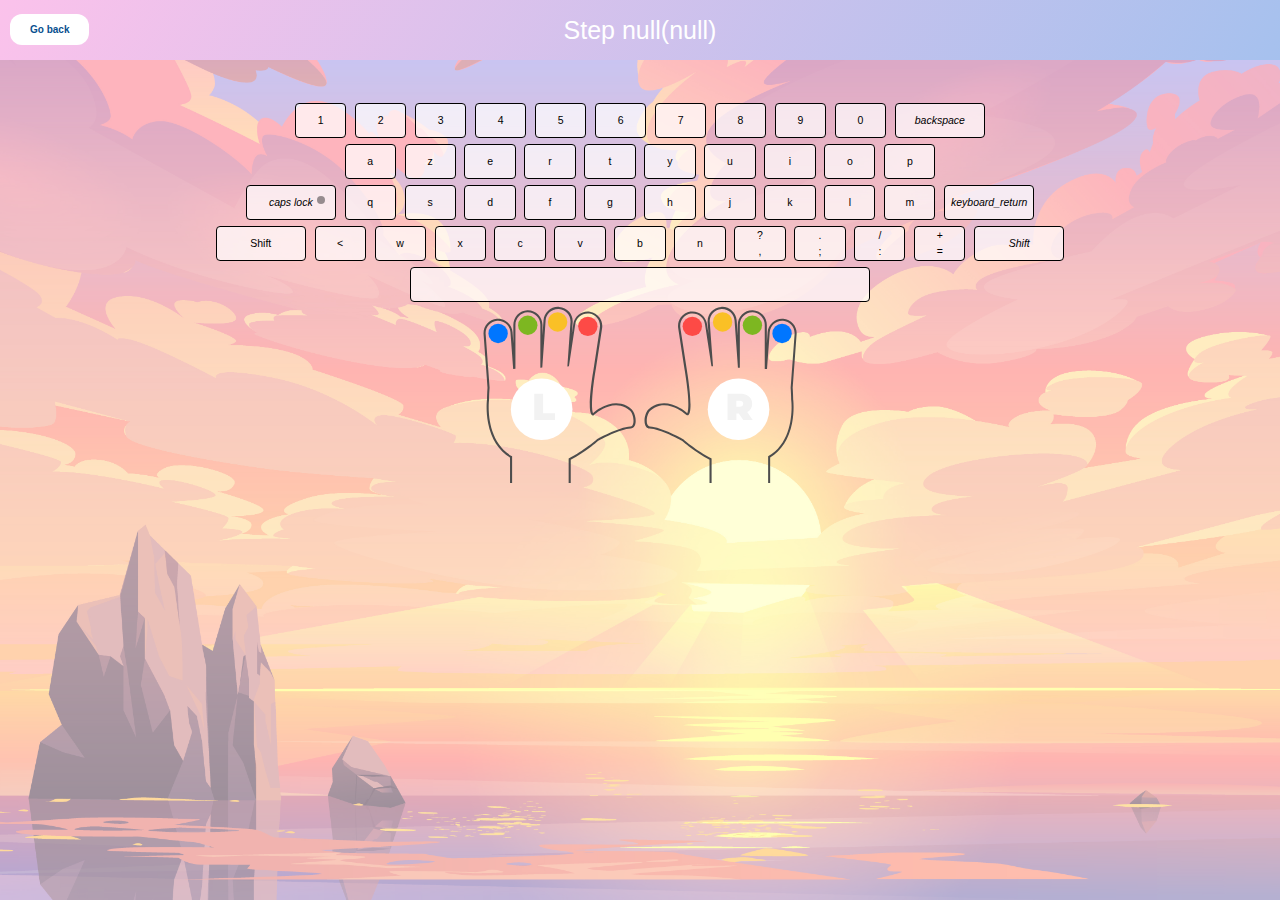
<file: final.html>
<!DOCTYPE html>
<html lang="en" dir="ltr">

<head>
  <meta charset="utf-8">
  <title>DactyloKD</title>
  <link rel="shortcut icon" type="image/x-icon" href="images/logo.png" />
  <link rel="stylesheet" type="text/css" href="css/style.css" />
  <link rel="stylesheet" type="text/css" href="css/step.css" />
  <link rel="stylesheet" type="text/css" href="css/login.css" />
  <link rel="stylesheet" href="https://maxcdn.bootstrapcdn.com/bootstrap/4.3.1/css/bootstrap.min.css">
  <script src="https://ajax.googleapis.com/ajax/libs/jquery/3.4.1/jquery.min.js"></script>
  <script src="https://cdnjs.cloudflare.com/ajax/libs/popper.js/1.14.7/umd/popper.min.js"></script>
  <script src="https://maxcdn.bootstrapcdn.com/bootstrap/4.3.1/js/bootstrap.min.js"></script>
</head>

<body onkeypress="keyClicked(event)" width="100%" height="100%">
  <div class="content">
    <!-- id id="root" -->
    <h1 id="stepName"></h1>
    <div id="input" class="Input">
      <!-- here will the spans be created in the script -->
    </div>
    <!-- this will generate the keyboard seen in a step -->
    <div class="keyboard keyboard--hidden">
      <div id="keyboard__key-id" class="keyboard__keys">
        <button type="button" class="keyboard__key">1</button>
        <button type="button" class="keyboard__key">2</button>
        <button type="button" class="keyboard__key">3</button>
        <button type="button" class="keyboard__key">4</button>
        <button type="button" class="keyboard__key">5</button>
        <button type="button" class="keyboard__key">6</button>
        <button type="button" class="keyboard__key">7</button>
        <button type="button" class="keyboard__key">8</button>
        <button type="button" class="keyboard__key">9</button>
        <button type="button" class="keyboard__key">0</button>
        <button type="button" class="keyboard__key_not_used keyboard__key--wide">
          <i class="material-icons">backspace</i>
        </button><br><button type="button" class="keyboard__key">a</button>
        <button type="button" class="keyboard__key">z</button>
        <button type="button" class="keyboard__key">e</button>
        <button type="button" class="keyboard__key">r</button>
        <button type="button" class="keyboard__key">t</button>
        <button type="button" class="keyboard__key">y</button>
        <button type="button" class="keyboard__key">u</button>
        <button type="button" class="keyboard__key">i</button>
        <button type="button" class="keyboard__key">o</button>
        <button type="button" class="keyboard__key">p</button>
        <br><button type="button" class="keyboard__key_not_used keyboard__key--wide keyboard__key--activatable">
          <i class="material-icons">caps lock</i></button>
        <button type="button" class="keyboard__key">q</button>
        <button type="button" class="keyboard__key">s</button>
        <button type="button" class="keyboard__key">d</button>
        <button type="button" class="keyboard__key">f</button>
        <button type="button" class="keyboard__key">g</button>
        <button type="button" class="keyboard__key">h</button>
        <button type="button" class="keyboard__key">j</button>
        <button type="button" class="keyboard__key">k</button>
        <button type="button" class="keyboard__key">l</button>
        <button type="button" class="keyboard__key">m</button>
        <button type="button" class="keyboard__key_not_used keyboard__key--wide">
          <i class="material-icons">keyboard_return</i></button>
        <br><button id="caps_left" type="button" class="keyboard__key_not_used caps_left keyboard__key--wide">Shift</button>
        <button type="button" class="keyboard__key">
          <</button> <button type="button" class="keyboard__key">w
        </button>
        <button type="button" class="keyboard__key">x</button>
        <button type="button" class="keyboard__key">c</button>
        <button type="button" class="keyboard__key">v</button>
        <button type="button" class="keyboard__key">b</button>
        <button type="button" class="keyboard__key">n</button>
        <button type="button" class="keyboard__key">?<br />,</button>
        <button type="button" class="keyboard__key">.<br />;</button>
        <button type="button" class="keyboard__key">/<br />:</button>
        <button type="button" class="keyboard__key">+<br />=</button>
        <button type="button" class="keyboard__key_not_used caps_right keyboard__key--wide">
          <i class="material-icons">Shift</i></button><br>
        <button type="button" class="keyboard__key keyboard__key--extra-wide">
          <i class="material-icons"> </i></button></div>
    </div>
    <div id="hands">
      <div class="key_hands"></div>
    </div>
    <!-- scoreboard generated after finishing a step -->
    <div id="scoreBoard" class="modal fade" role="dialog">
      <div class="modal-dialog">
        <div class="modal-content">
          <div class="modal-body">
            <button data-dismiss="modal" class="close">&times;</button>
            <h4>Score Board</h4>
            <form method="post">
              <p>Score :</p>
              <p id="score"></p>
              <p>Errors:</p>
              <p id="error"></p>
              <p>Time: </p>
              <p id="time"></p>
              <p>WPM: </p>
              <p id="wpm"></p>
            </form>
          </div>
        </div>
      </div>
    </div>

    <br />
    <a href="home.html" class="login-btn">Go back<a />
  </div>
</body>
<script src="scripts/finalScript.js"></script>
<!--<script src="scripts/keyboardLogic.js"></script>-->
<script src="scripts/gameLogic.js"></script>

</html>
</file>
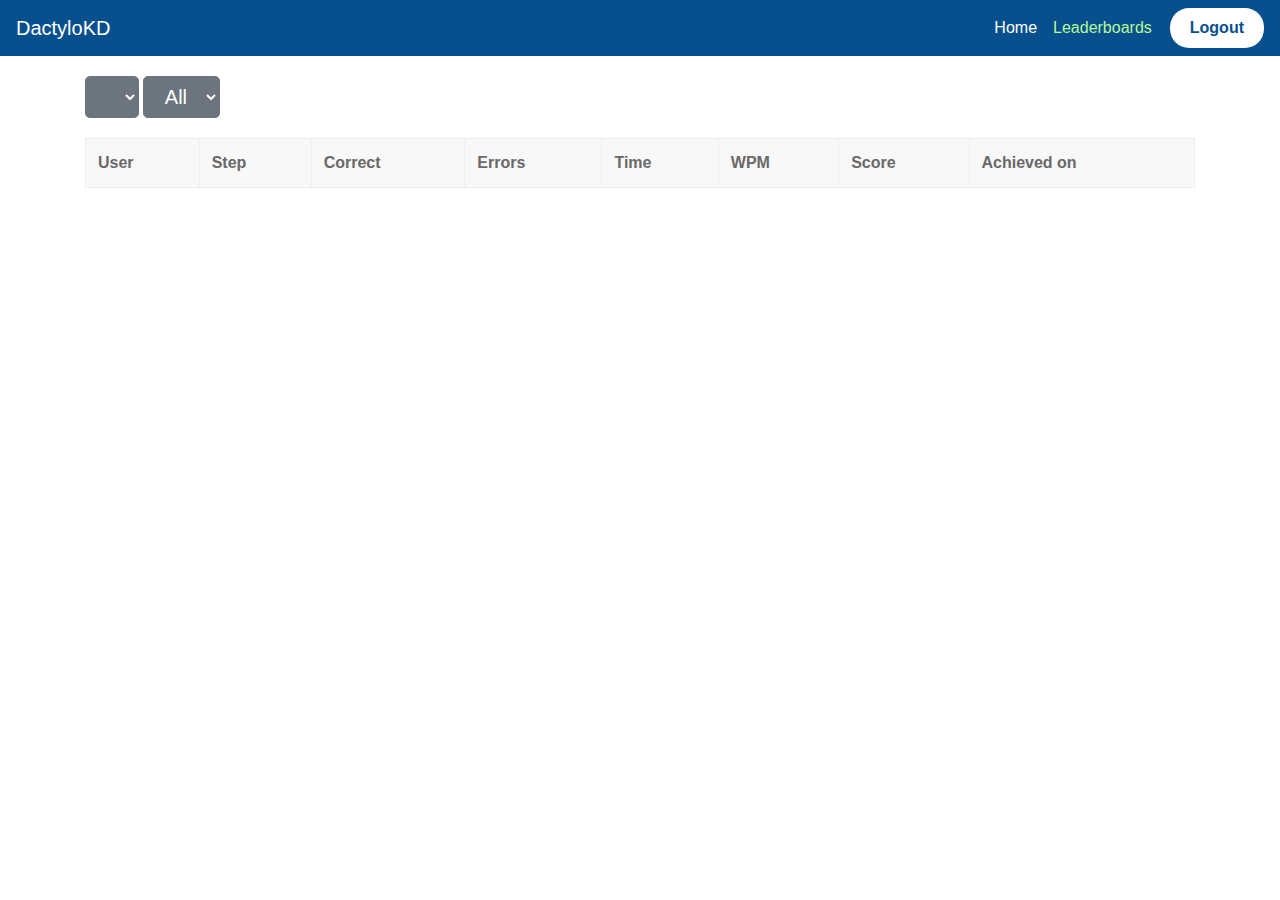
<file: leaderboards.html>
<!DOCTYPE html>
<html lang="en" dir="ltr">

<head>
  <meta charset="utf-8">
  <title>DactyloKD</title>
  <link rel="shortcut icon" type="image/x-icon" href="images/logo.png" />
  <link rel="stylesheet" type="text/css" href="css/style.css">
  <link rel="stylesheet" type="text/css" href="css/nav.css">
  <link rel="stylesheet" type="text/css" href="css/login.css">
  <link rel="stylesheet" type="text/css" href="css/leaderboard.css">
  <link rel="stylesheet" href="https://maxcdn.bootstrapcdn.com/bootstrap/4.3.1/css/bootstrap.min.css">
  <script src="https://ajax.googleapis.com/ajax/libs/jquery/3.4.1/jquery.min.js"></script>
  <script src="https://cdnjs.cloudflare.com/ajax/libs/popper.js/1.14.7/umd/popper.min.js"></script>
  <script src="https://maxcdn.bootstrapcdn.com/bootstrap/4.3.1/js/bootstrap.min.js"></script>
  <script src="scripts/md5.js"></script>
</head>

<body>
  <!--Here comes the nav bar-->
  <nav class="navbar navbar-expand-lg bg-blue">
    <a class="navbar-brand" href="index.html">DactyloKD</a>
    <button class="navbar-toggler" type="button" data-toggle="collapse" data-target="#navbarNavAltMarkup" aria-controls="navbarNavAltMarkup" aria-expanded="false" aria-label="Toggle navigation">
      <span class="navbar-toggler-icon"></span>
    </button>
    <div class="collapse navbar-collapse content-right" id="navbarNavAltMarkup">
      <div class="navbar-nav">
        <a class="nav-item nav-link" href="home.html">Home <span class="sr-only">(current)</span></a>
        <a class="nav-item nav-link active" href="#">Leaderboards</a>
        <a id="loginBtn" class="nav-item nav-link login-btn" href="#" data-target="#login" data-toggle="modal" style="display: none">Login</a>
        <a id="logoutBtn" class="nav-item nav-link login-btn" href="#" style="display: none">Logout</a>
      </div>
    </div>
    </div>
  </nav>
  <!-- Login form triggered by login button -->
  <div id="login" class="modal fade" role="dialog">
    <div class="modal-dialog">
      <div class="modal-content">
        <div class="modal-body">
          <button data-dismiss="modal" class="close">&times;</button>
          <h4>Login</h4>
          <form method="post">
            <input id="username" type="text" name="username" class="username form-control" placeholder="Username" />
            <input id="password" type="password" name="password" class="password form-control" placeholder="password" />
            <input type="checkbox" value="lsRememberMe" id="rememberMe"> <label for="rememberMe">Remember me</label>
            <a id="submitBtn" name="button" class="login-btn" href="#">Login</a>
            <a id="registerBtn" name="button" class="login-btn" href="#" data-target="#register" data-toggle="modal">Register me</a>
          </form>
        </div>
      </div>
    </div>
  </div>
  <!-- registration form triggered by register button in login-->
  <div id="register" class="modal fade" role="dialog">
    <div class="modal-dialog">
      <div class="modal-content">
        <div class="modal-body">
          <button data-dismiss="modal" class="close">&times;</button>
          <h4>Register</h4>
          <form method="post">
            <input id="usernameReg" type="text" name="username" class="username form-control" placeholder="Username"/>
            <input id="emailReg" type="text" name="email" class="email form-control" placeholder="Email@"/>
            <input id="passwordReg" type="password" name="password" class="password form-control" placeholder="password"/>
            <a id="submitRegBtn" name="button" class="login-btn" href="#">Submit</a>
          </form>
        </div>
      </div>
    </div>
  </div>
  <div id="root">
    <div class="container">
      <div class="dropdown">
        <select id="steps" class="btn btn-secondary btn-lg dropdown-toggle">
        </select>
        <select id="options" class="btn btn-secondary btn-lg dropdown-toggle">
          <option value="All">All</option>
          <option id="me" value="Me"></option>
        </select>
      </div>
      <table style="width:100%" id="table" class="table table-dark">
        <tr>
          <th>User</th>
          <th>Step</th>
          <th>Correct</th>
          <th>Errors</th>
          <th>Time</th>
          <th>WPM</th>
          <th>Score</th>
          <th>Achieved on</th>
        </tr>
      </table>
    </div>
  </div>
  <!-- Will be used for all the logic of the login form -->
  <script src="scripts/loginLogic.js"></script>
  <script src="scripts/logout.js"></script>
  <script src="scripts/leaderboards.js"></script>
  <script src="scripts/registerLogic.js"></script>
</body>


</html>
</file>
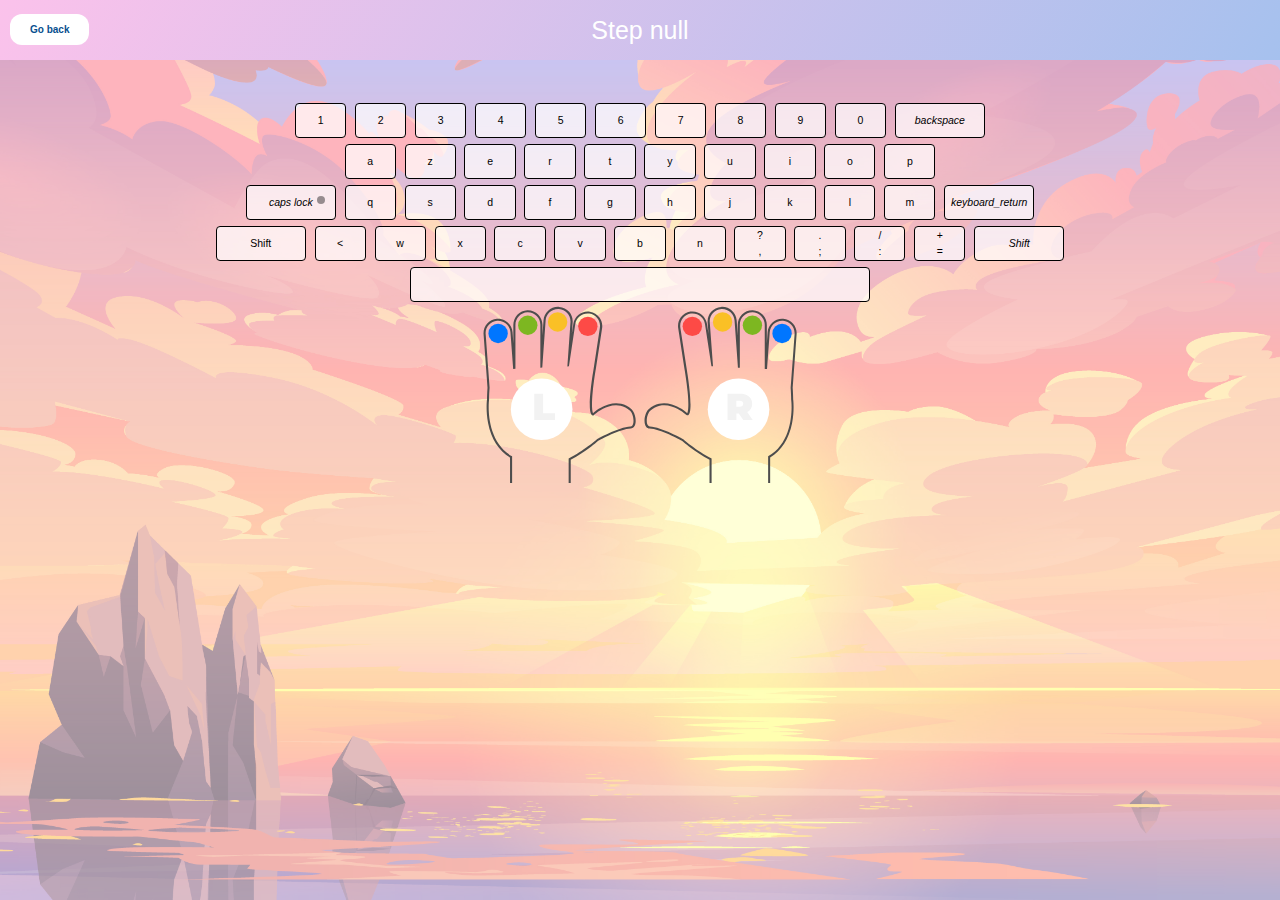
<file: step.html>
<!DOCTYPE html>
<html lang="en" dir="ltr">

<head>
  <meta charset="utf-8">
  <title>DactyloKD</title>
  <link rel="shortcut icon" type="image/x-icon" href="images/logo.png" />
  <link rel="stylesheet" type="text/css" href="css/style.css" />
  <link rel="stylesheet" type="text/css" href="css/step.css" />
  <link rel="stylesheet" type="text/css" href="css/login.css" />
  <link rel="stylesheet" href="https://maxcdn.bootstrapcdn.com/bootstrap/4.3.1/css/bootstrap.min.css">
  <script src="https://ajax.googleapis.com/ajax/libs/jquery/3.4.1/jquery.min.js"></script>
  <script src="https://cdnjs.cloudflare.com/ajax/libs/popper.js/1.14.7/umd/popper.min.js"></script>
  <script src="https://maxcdn.bootstrapcdn.com/bootstrap/4.3.1/js/bootstrap.min.js"></script>
</head>

<body onkeypress="keyClicked(event)" width="100%" height="100%">
  <div class="content">
    <!-- id id="root" -->
    <h1 id="stepName"></h1>
    <div id="input" class="Input">
      <!-- here will the spans be created in the script -->
    </div>
    <!-- this will generate the keyboard seen in a step -->
    <div class="keyboard keyboard--hidden">
      <div id="keyboard__key-id" class="keyboard__keys">
        <button type="button" class="keyboard__key">1</button>
        <button type="button" class="keyboard__key">2</button>
        <button type="button" class="keyboard__key">3</button>
        <button type="button" class="keyboard__key">4</button>
        <button type="button" class="keyboard__key">5</button>
        <button type="button" class="keyboard__key">6</button>
        <button type="button" class="keyboard__key">7</button>
        <button type="button" class="keyboard__key">8</button>
        <button type="button" class="keyboard__key">9</button>
        <button type="button" class="keyboard__key">0</button>
        <button type="button" class="keyboard__key_not_used keyboard__key--wide">
          <i class="material-icons">backspace</i>
        </button><br><button type="button" class="keyboard__key">a</button>
        <button type="button" class="keyboard__key">z</button>
        <button type="button" class="keyboard__key">e</button>
        <button type="button" class="keyboard__key">r</button>
        <button type="button" class="keyboard__key">t</button>
        <button type="button" class="keyboard__key">y</button>
        <button type="button" class="keyboard__key">u</button>
        <button type="button" class="keyboard__key">i</button>
        <button type="button" class="keyboard__key">o</button>
        <button type="button" class="keyboard__key">p</button>
        <br><button type="button" class="keyboard__key_not_used keyboard__key--wide keyboard__key--activatable">
          <i class="material-icons">caps lock</i></button>
        <button type="button" class="keyboard__key">q</button>
        <button type="button" class="keyboard__key">s</button>
        <button type="button" class="keyboard__key">d</button>
        <button type="button" class="keyboard__key">f</button>
        <button type="button" class="keyboard__key">g</button>
        <button type="button" class="keyboard__key">h</button>
        <button type="button" class="keyboard__key">j</button>
        <button type="button" class="keyboard__key">k</button>
        <button type="button" class="keyboard__key">l</button>
        <button type="button" class="keyboard__key">m</button>
        <button type="button" class="keyboard__key_not_used keyboard__key--wide">
          <i class="material-icons">keyboard_return</i></button>
        <br><button id="caps_left" type="button" class="keyboard__key_not_used caps_left keyboard__key--wide">Shift</button>
        <button type="button" class="keyboard__key">
          <</button> <button type="button" class="keyboard__key">w
        </button>
        <button type="button" class="keyboard__key">x</button>
        <button type="button" class="keyboard__key">c</button>
        <button type="button" class="keyboard__key">v</button>
        <button type="button" class="keyboard__key">b</button>
        <button type="button" class="keyboard__key">n</button>
        <button type="button" class="keyboard__key">?<br />,</button>
        <button type="button" class="keyboard__key">.<br />;</button>
        <button type="button" class="keyboard__key">/<br />:</button>
        <button type="button" class="keyboard__key">+<br />=</button>
        <button type="button" class="keyboard__key_not_used caps_right keyboard__key--wide">
          <i class="material-icons">Shift</i></button><br>
        <button type="button" class="keyboard__key keyboard__key--extra-wide">
          <i class="material-icons"> </i></button></div>
    </div>
    <div id="hands">
      <div class="key_hands"></div>
    </div>
    <!-- scoreboard generated after finishing a step -->
    <div id="scoreBoard" class="modal fade" role="dialog">
      <div class="modal-dialog">
        <div class="modal-content">
          <div class="modal-body">
            <button data-dismiss="modal" class="close">&times;</button>
            <h4>Score Board</h4>
            <form method="post">
              <p>Score :</p>
              <p id="score"></p>
              <p>Errors:</p>
              <p id="error"></p>
              <p>Time: </p>
              <p id="time"></p>
              <p>WPM: </p>
              <p id="wpm"></p>
            </form>
          </div>
        </div>
      </div>
    </div>

    <br />
    <a href="home.html" class="login-btn">Go back<a />
  </div>
</body>
<script src="scripts/stepScript.js"></script>
<script src="scripts/gameLogic.js"></script>

</html>
</file>
<file: css/style.css>
@font-face {
  font-family: 'DroidSansMono';
  src: url('fonts/DroidSansMono.eot'); /* IE9 Compat Modes */
  src: url('fonts/DroidSansMono.woff2') format('woff2'), /* Super Modern Browsers */
       url('fonts/DroidSansMono.woff') format('woff'), /* Pretty Modern Browsers */
       url('fonts/DroidSansMono.ttf')  format('truetype'), /* Safari, Android, iOS */
       url('fonts/DroidSansMono.svg#DroidSansMono') format('svg'); /* Legacy iOS */
}

* {
  box-sizing: border-box
}

body, html {
  height: 100%;
  margin: 0;
}

html {
  -webkit-font-smoothing: antialiased;
  -moz-osx-font-smoothing: grayscale;
  font-family: 'Dosis', sans-serif;
  line-height: 1.6;
  color: #666;
}

#root {
  max-width: 1200px;
  margin: 0 auto;
}

.dactylo_bg {
  background-image: url(../images/typewriter_bg.jpg);
  background-repeat: no-repeat;
  background-size: cover;
  background-position: center;
}

h1 {
  text-align: center;
  padding: 1.5rem 2.5rem;
  background-image: linear-gradient(120deg, #fbc2eb 0%, #a6c1ee 100%);
  margin: 0 0 2rem 0;
  font-size: 1.5rem;
  color: white;
}

img {
  display: block;
  margin: 1rem auto;
  max-width: 100%;
}

p {
  padding: 0 0rem 1rem;
    margin: 0;
    text-align: center;
}

.container {
  display: flex;
  flex-wrap: wrap;
}

.card {
  margin: 1rem;
  background: white;
  box-shadow: 2px 4px 25px rgba(0, 0, 0, .1);
  border-radius: 12px;
  overflow: hidden;
  transition: all .2s linear;
  cursor: pointer;
  opacity: 0.9;

}

.card:hover {
  box-shadow: 2px 8px 45px rgba(0, 0, 0, .15);
  transform: translate3D(0, -2px, 0);
  opacity: 1;
}

@media screen and (min-width: 600px) {
  .card {
    flex: 1 1 calc(50% - 2rem);
  }
}

@media screen and (min-width: 900px) {
  .card {
    flex: 1 1 calc(33% - 2rem);
  }
}

.card:nth-child(2n) h1 {
  background-image: linear-gradient(120deg, #84fab0 0%, #8fd3f4 100%);
}

.card:nth-child(4n) h1 {
  background-image: linear-gradient(120deg, #ff9a9e 0%, #fecfef 100%);
}

.card:nth-child(5n) h1 {
  background-image: linear-gradient(120deg, #ffc3a0 0%, #ffafbd 100%);
}

.leaderboard-btn {
  background: #ffffff;
  padding: 8px 20px !important;
  border-radius: 1.2rem;
  color: #084f8e !important;
  margin-left: 10px;
  font-weight: 700;
  opacity: 1;
}

.leaderboard-btn:hover {
  box-shadow: inset 0 0 0 1px #5dfc71;
}

.table-dark th, .table-dark td, .table-dark {
  border-color: #eee !important;
  border: 1px solid #eee !important;
}

.table {
    color: dimgrey !important;
    background-color: #f8f8f8 !important;
}

.dropdown-toggle {
  margin: 20px 0 !important;
}
</file>
<file: css/step.css>
.col-centered{
    margin: 0 auto;
    float: none;
}

.content {
  width: auto;
  height: auto;
  margin: 0 auto;
}

.content::after {
  background-image: url(../images/2.jpg);
    background-repeat: no-repeat;
    background-size: cover;
    background-position: center;
    content : "";
    display: block;
    position: absolute;
    top: 0;
    left: 0;
    width: 100%;
    height: 100%;
    opacity : 0.5;
    z-index: -1;
}
.error {
    position: relative;
    animation: shake .1s linear;
    animation-iteration-count: 3;
}

@keyframes shake {
    0% { left: -5px; }
    100% { right: -5px; }
}

@import url('https://fonts.googleapis.com/css?family=Dosis');

:root {
  /* generic */
  --gutterSm: 0.4rem;
  --gutterMd: 0.8rem;
  --gutterLg: 1.6rem;
  --gutterXl: 2.4rem;
  --gutterXx: 7.2rem;
  --colorPrimary400: #7e57c2;
  --colorPrimary600: #5e35b1;
  --colorPrimary800: #4527a0;
  --fontFamily: "Dosis", sans-serif;
  --fontSizeSm: 1.2rem;
  --fontSizeMd: 1.6rem;
  --fontSizeLg: 2.1rem;
  --fontSizeXl: 2.8rem;
  --fontSizeXx: 3.6rem;
  --lineHeightSm: 1.1;
  --lineHeightMd: 1.8;
  --transitionDuration: 300ms;
  --transitionTF: cubic-bezier(0.645, 0.045, 0.355, 1);

  /* floated labels */
  --inputPaddingV: var(--gutterMd);
  --inputPaddingH: var(--gutterLg);
  --inputFontSize: var(--fontSizeLg);
  --inputLineHeight: var(--lineHeightMd);
  --labelScaleFactor: 0.8;
  --labelDefaultPosY: 50%;
  --labelTransformedPosY: calc(
    (var(--labelDefaultPosY)) -
    (var(--inputPaddingV) * var(--labelScaleFactor)) -
    (var(--inputFontSize) * var(--inputLineHeight))
  );
  --inputTransitionDuration: var(--transitionDuration);
  --inputTransitionTF: var(--transitionTF);
}
body {
  display: block;
  align-items: center;
  justify-content: center;
  overflow: hidden;
  height: auto;
  color: #455A64;
  background-color: red;
}

*,
*::before,
*::after {
  box-sizing: border-box;
}

html {
  font-size: 10px;
}

.Input {
  padding: 0 !important;
  position: relative;
  width: 90% !important;
}

.Input-text {
  display: block;
  margin: 0;
  padding: var(--inputPaddingV) var(--inputPaddingH);
  color: inherit;
  width: 100%;
  font-family: inherit;
  font-size: var(--inputFontSize);;
  font-weight: inherit;
  line-height: var(--inputLineHeight);
  border: none;
  border-radius: 0.4rem;
  transition: box-shadow var(--transitionDuration);
  letter-spacing: 0.8rem;

}

.Input-text::placeholder {
  color: #B0BEC5;
}

.Input-text:focus {
  outline: none;
  box-shadow: 0.2rem 0.8rem 1.6rem var(--colorPrimary600);
}

.keyboard {
    left: 0;
    bottom: 0;
    width: 100%;
    background: transparent;
    user-select: none;
    transition: bottom 0.4s;
    margin-top: 40px;
}

.keyboard__keys {
    text-align: center;
}

.underline {
  text-decoration: underline;
}

.keyboard__key {
    height: 35px;
    width: 4%;
    max-width: 90px;
    margin: 3px;
    border-radius: 4px;
    border: 1px solid;
    background: rgba(255, 255, 255, 0.7);
    color: #0000000;
    font-size: 1.05rem;
    outline: none;
    cursor: pointer;
    display: inline-flex;
    align-items: center;
    justify-content: center;
    vertical-align: top;
    padding: 0;
    -webkit-tap-highlight-color: transparent;
    position: relative;
}
.keyboard__key_not_used {
    height: 35px;
    width: 4%;
    max-width: 90px;
    margin: 3px;
    border-radius: 4px;
    border: 1px solid;
    background: rgba(255, 255, 255, 0.7);
    color: #0000000;
    font-size: 1.05rem;
    outline: none;
    cursor: pointer;
    display: inline-flex;
    align-items: center;
    justify-content: center;
    vertical-align: top;
    padding: 0;
    -webkit-tap-highlight-color: transparent;
    position: relative;
}

.keyboard__key:active {
    background: rgba(255, 255, 255, 0.12);
}

.keyboard__key--wide {
    width: 12%;
}

.keyboard__key--extra-wide {
    width: 36%;
    max-width: 500px;
}

.keyboard__key--activatable::after {
    content: '';
    top: 10px;
    right: 10px;
    position: absolute;
    width: 8px;
    height: 8px;
    background: rgba(0, 0, 0, 0.4);
    border-radius: 50%;
}

.keyboard__key--active::after {
    background: #08ff00;
}

.keyboard__key--dark {
    background: rgba(0, 0, 0, 0.25);
}

.letterStyle {
  font-size: 45px;
  color: #757575;
  width: 20px;
    display: inline-block;
    margin-top: 25px;
}
.Input {
  position: center;
  text-align: center;
  margin-left: auto;
  margin-right: auto;
  width: calc(100% - 500px);
  font-family: "DroidSansMono";
}

.Input span.letterStyle.active {
  font-size: 35px;
    color: #757575;
    border-bottom: 3px solid #0a6bf9;
    width: 27px;
    display: inline-block;
}

.login-btn {
    background: #ffffff;
    padding: 8px 20px !important;
    border-radius: 1.2rem;
    color: #084f8e !important;
    margin-left: 10px;
    font-weight: 700;
    position: absolute;
    top: 14px;
}

.login-btn:hover {

    box-shadow: inset 0 0 0 1px #5dfc71;
}

span.letterStyle {
    display: inline-block;
    width: 27px;
    height: 55px;
    margin-bottom: -17px;
    font-size: 35px;
    margin-right: 2px;
}

.keycolor{
  background-color: #5dfc71;
}

#hands{
  width: 100%;
}

.key_hands{
  width: 25%;
    background-image: url('../images/key_hands.svg');
    background-repeat: no-repeat;
    background-repeat: no-repeat;
    background-size: contain;
    height: 200px;
    margin: auto;
}


/* css for the scoreBoard after the step */
</file>
<file: css/login.css>
.login-trigger {
  font-weight: bold;
  color: #fff;
  background: linear-gradient(to bottom right, #8f94fb, #084f8e);
  padding: 15px 30px;
  border-radius: 30px;
  position: relative;
  top: 50%;
}

/*Modal*/
h4 {
  font-weight: bold;
  color: #16284a;
}

.close {
  color: #fff;
  transform: scale(1.2)
}

.modal-content {
  font-weight: bold;
}

.form-control {
  margin: 1em 0;
}

.username, .password {
  border: none;
  border-radius: 0;
  box-shadow: none;
  border-bottom: 2px solid #eee;
  padding-left: 0;
  font-weight: normal;
  background: transparent;
}

.form-control::-webkit-input-placeholder {
  color: #eee;
}

.form-control:focus::-webkit-input-placeholder {
  font-weight: bold;
  color: #fff;
}

.login {
  padding: 6px 20px;
  border-radius: 20px;
  background: none;
  border: 2px solid #FAB87F;
  color: #FAB87F;
  font-weight: bold;
  transition: all .5s;
  margin-top: 1em;
}

.login:hover {
  background: #FAB87F;
  color: #fff;
}
</file>
<file: css/nav.css>
.get_started{
	cursor: pointer;
}

.get-started-btn{
	margin-top: 25px;
	background: white;
	border: 0px;
	color: #084f8e;
	width: 220px;
}

.get-started-btn:hover, .get-started-btn:active, .get-started-btn:focus{
	background: white !important;
	box-shadow: 0 0 10px #B5FB98;
	color: black !important;
}


#nav{
	z-index: 1000;
	position: absolute;
	top: 0px;
	left: 0px;
	right: 0px;
/*	width: 100%;
	padding: 20px;*/
	transition: .2s linear all;
}

#nav.sticky{
	z-index: 1000;
	position: fixed;
	top: 0px;
	left: 0px;
	right: 0px;
	width: 100%;
	background: rgba(38, 47, 53, .95);
}

#nav #links{
	padding-top: 20px;
	padding-right: 20px;
}



#logo{
	font-family: "Montserrat";
	color: white;
	font-weight: 700;
	font-size: 25px;
	padding-top: 13px;
}

#links, h1{font-family: "Lato","Helvetica Neue",Helvetica,Arial,sans-serif; letter-spacing:0px;}
#links{font-size: 15px;font-weight: auto;font-weight: 400;}

#links{
	position: absolute;
	top: 5px;
	right: 0px;
}

a.login-link{
	background: white;
	padding: 8px 20px;
	border-radius: 20px;
	color: black !important;
}

a.login-link:hover{
	background: #eee;
	text-decoration: none;
}

#links ul{ list-style: none; }
#links > ul > li{ list-style: none; display: inline-block; }
#links.homepage > ul > li > a{ color:white; cursor: pointer; margin-left: 15px;}

@media only screen and (max-device-width : 736px) {
	#links{ top:0px !important;}
	#links li{
		display: block;
		width: 100%;
		margin-top: 10px;
		text-decoration: underline;
	}
}

@media screen and (max-width: 767px) {
    #links li{display: block;}
    #links{ position: static; }
}

.bg-blue {
	background-color: #084f8e;
}

.bg-blue{
      z-index: 1000;
      top: 0px;
      left: 0px;
      right: 0px;
      transition: .2s linear all;
}

.bg-blue a {
  color: #ffffff
}

.bg-blue a:hover {
  color: #B5FB98;
}

.content-right {
  justify-content: flex-end;
}


.login-btn {
    background: #ffffff;
    padding: 8px 20px !important;
    border-radius: 1.2rem;
    color: #084f8e !important;
    margin-left: 10px;
    font-weight: 700;
}

.login-btn:hover {

    box-shadow: inset 0 0 0 1px #5dfc71;
}

.navbar {
	position: sticky !important;
}
</file>
<file: css/leaderboard.css>
.collapsible {
  background-color: #777;
  color: white;
  cursor: pointer;
  padding: 18px;
  width: 100%;
  border: none;
  text-align: left;
  outline: none;
  font-size: 15px;
}

.active, .collapsible:hover {
  color: #B5FB98 !important;
}

.content {
  padding: 0 18px;
  display: none;
  overflow: hidden;
  background-color: #f1f1f1;
}
</file>
